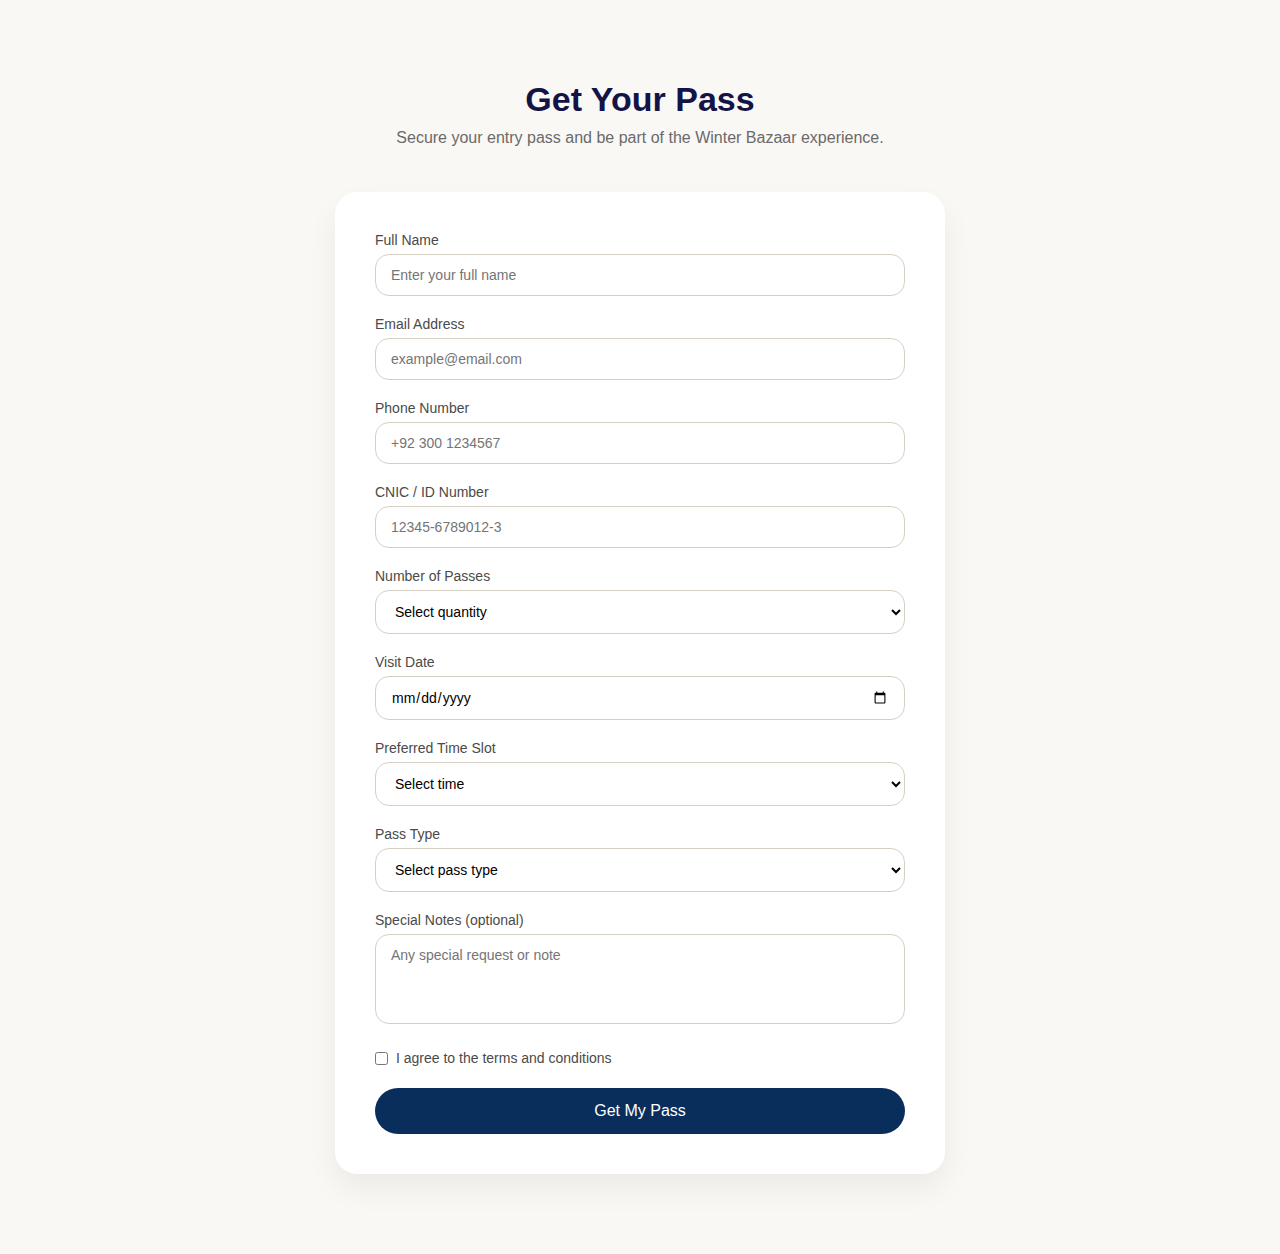
<file: registorp.html>
<!DOCTYPE html>
<html lang="en">
<head>
    <meta charset="UTF-8">
    <meta name="viewport" content="width=device-width, initial-scale=1.0">
    <title>Document</title>
    <style>
  /* ================= BASIC RESET ================= */
* {
    margin: 0;
    padding: 0;
    box-sizing: border-box;
    font-family: "Segoe UI", sans-serif;
}

/* ================= PAGE BACKGROUND ================= */
.get-pass {
    background-color: #FAF8F5;
    padding: 80px 0;
}

/* ================= MAIN CONTAINER ================= */
.pass-container {
    max-width: 650px;
    margin: 0 auto;
    padding: 0 20px;
    text-align: center;
}

/* ================= HEADING ================= */
.pass-container h2 {
    font-size: 34px;
    color: #3E3E3E;
    margin-bottom: 10px;
}

.pass-subtext {
    font-size: 16px;
    color: #6A6A6A;
    margin-bottom: 45px;
}

/* ================= FORM BOX ================= */
.pass-form {
    background-color: #FFFFFF;
    padding: 40px;
    border-radius: 22px;
    box-shadow: 0 15px 30px rgba(0,0,0,0.06);
    text-align: left;
}

/* ================= FORM GROUP ================= */
.form-group {
    margin-bottom: 20px;
}

/* Labels */
.form-group label {
    display: block;
    font-size: 14px;
    color: #4A4A4A;
    margin-bottom: 6px;
}

/* Inputs, Select, Textarea */
.form-group input,
.form-group select,
.form-group textarea {
    width: 100%;
    padding: 12px 15px;
    border-radius: 14px;
    border: 1px solid #D6CFC4;
    font-size: 14px;
    outline: none;
    background-color: #FFFFFF;
}

/* Focus Effect */
.form-group input:focus,
.form-group select:focus,
.form-group textarea:focus {
    border-color: #C7B7A3;
}

/* Textarea resize off */
.form-group textarea {
    resize: none;
}

/* ================= CHECKBOX ================= */
.form-check {
    display: flex;
    align-items: center;
    gap: 8px;
    margin: 22px 0;
    font-size: 14px;
    color: #4A4A4A;
}

.form-check input {
    accent-color: #C7B7A3;
}

/* ================= SUBMIT BUTTON ================= */
.form-btn {
    width: 100%;
    padding: 14px;
    border: none;
    border-radius: 30px;
    background-color: #0A2E5C; /* dark blue like navbar button */
    color: #FFFFFF;
    font-size: 16px;
    cursor: pointer;
    transition: background-color 0.3s ease;
}

.form-btn:hover {
    background-color: #dde4eb;
    color: #000;
}

/* ================= RESPONSIVE ================= */
@media (max-width: 600px) {

    .pass-form {
        padding: 28px;
    }

    .pass-container h2 {
        font-size: 28px;
    }
}

    </style>
</head>
<body>
    <!-- ================= GET YOUR PASS SECTION ================= -->
<section class="get-pass">

    <div class="pass-container">

        <h2 style="color: rgb(19, 19, 71);">Get Your Pass</h2>
        <p class="pass-subtext">
            Secure your entry pass and be part of the Winter Bazaar experience.
        </p>

        <!-- FORM SUBMIT START -->
        <form 
            class="pass-form" action="https://formsubmit.co/hamnasamad27@gmail.com" method="POST"
        >

            <!-- ===== FormSubmit Settings ===== -->
            <!-- Disable captcha -->
            <input type="hidden" name="_captcha" value="false">

            <!-- Email subject -->
            <input type="hidden" name="_subject" value="New Pass Registration - Winter Bazaar">

            <!-- Thank you page (optional) -->
            <input type="hidden" name="_next" value="file:///D:/hamna/thankyou.html">
            <!-- ================================= -->

            <!-- Full Name -->
            <div class="form-group">
                <label>Full Name</label>
                <input 
                    type="text" 
                    name="Full Name" 
                    placeholder="Enter your full name" 
                    required
                >
            </div>

            <!-- Email -->
            <div class="form-group">
                <label>Email Address</label>
                <input 
                    type="email" 
                    name="Email" 
                    placeholder="example@email.com" 
                    required
                >
            </div>

            <!-- Phone -->
            <div class="form-group">
                <label>Phone Number</label>
                <input 
                    type="tel" 
                    name="Phone Number" 
                    placeholder="+92 300 1234567" 
                    required
                >
            </div>

            <!-- CNIC -->
            <div class="form-group">
                <label>CNIC / ID Number</label>
                <input 
                    type="text" 
                    name="CNIC" 
                    placeholder="12345-6789012-3" 
                    required
                >
            </div>

            <!-- Number of Passes -->
            <div class="form-group">
                <label>Number of Passes</label>
                <select name="Number of Passes" required>
                    <option value="">Select quantity</option>
                    <option>1 Pass</option>
                    <option>2 Passes</option>
                    <option>3 Passes</option>
                    <option>4 Passes</option>
                </select>
            </div>

            <!-- Visit Date -->
            <div class="form-group">
                <label>Visit Date</label>
                <input 
                    type="date" 
                    name="Visit Date" 
                    required
                >
            </div>

            <!-- Visit Time -->
            <div class="form-group">
                <label>Preferred Time Slot</label>
                <select name="Time Slot" required>
                    <option value="">Select time</option>
                    <option>4 PM – 6 PM</option>
                    <option>6 PM – 8 PM</option>
                    <option>8 PM – 11 PM</option>
                </select>
            </div>

            <!-- Pass Type -->
            <div class="form-group">
                <label>Pass Type</label>
                <select name="Pass Type" required>
                    <option value="">Select pass type</option>
                    <option>Standard Pass-1500</option>
                    <option>Family Pass-2000</option>
                    <option>VIP Pass-2500</option>
                </select>
            </div>
            <!-- Message -->
            <div class="form-group">
                <label>Special Notes (optional)</label>
                <textarea 
                    name="Special Notes" 
                    rows="4" 
                    placeholder="Any special request or note"
                ></textarea>
            </div>
            <!-- Terms -->
            <div class="form-check">
                <input type="checkbox" id="pass-terms" required>
                <label for="pass-terms">
                    I agree to the terms and conditions
                </label>
            </div>
            <!-- Submit -->
            <button type="submit" class="form-btn">
                Get My Pass
            </button>
        </form>
        <!-- FORM SUBMIT END -->
    </div>
</section>
<!-- ================= GET YOUR PASS END ================= -->

</body>
</html>
</file>
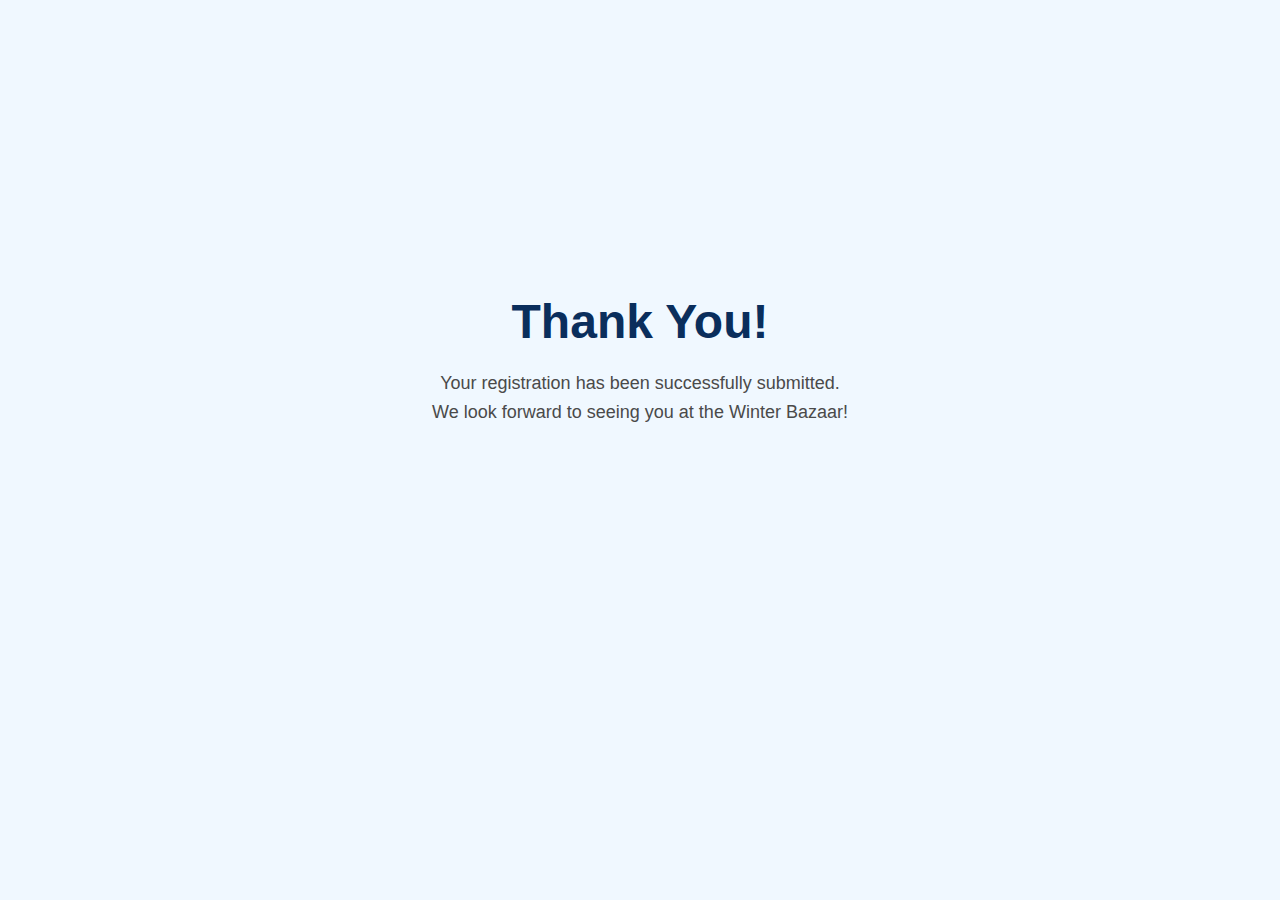
<file: thankyou.html>
<!DOCTYPE html>
<html lang="en">
<head>
    <meta charset="UTF-8">
    <meta name="viewport" content="width=device-width, initial-scale=1.0">
    <title>Thank You</title>
    <link rel="stylesheet" href="thankyou.css">
</head>
<body>


    <!-- ================= THANK YOU SECTION ================= -->
    <section class="thankyou-section">
        <div class="thankyou-container">
            <h1>Thank You!</h1>
            <p>Your registration has been successfully submitted.<br>We look forward to seeing you at the Winter Bazaar!</p>
        </div>
    </section>



</body>
</html>
</file>
<file: thankyou.css>
/* ================= BASIC RESET ================= */
* {
    margin: 0;
    padding: 0;
    box-sizing: border-box;
    font-family: "Segoe UI", sans-serif;
}
body{
    background-color: aliceblue;
}

/* ================= THANK YOU SECTION ================= */
.thankyou-section {
    background-color: aliceblue;
    min-height: 80vh;
    display: flex;
    align-items: center;
    justify-content: center;
    text-align: center;
    padding: 0 20px;
}

.thankyou-container h1 {
    font-size: 48px;
    color: #0A2E5C; /* dark blue headline */
    margin-bottom: 20px;
}

.thankyou-container p {
    font-size: 18px;
    color: #4A4A4A;
    line-height: 1.6;
}


/* ================= RESPONSIVE ================= */
@media (max-width: 768px) {
    .navbar {
        flex-direction: column;
        gap: 15px;
    }

    .nav-right {
        gap: 15px;
    }

    .footer-container {
        flex-direction: column;
        text-align: center;
    }
}

@media (max-width: 600px) {
    .thankyou-container h1 {
        font-size: 36px;
    }

    .thankyou-container p {
        font-size: 16px;
    }
}
</file>
